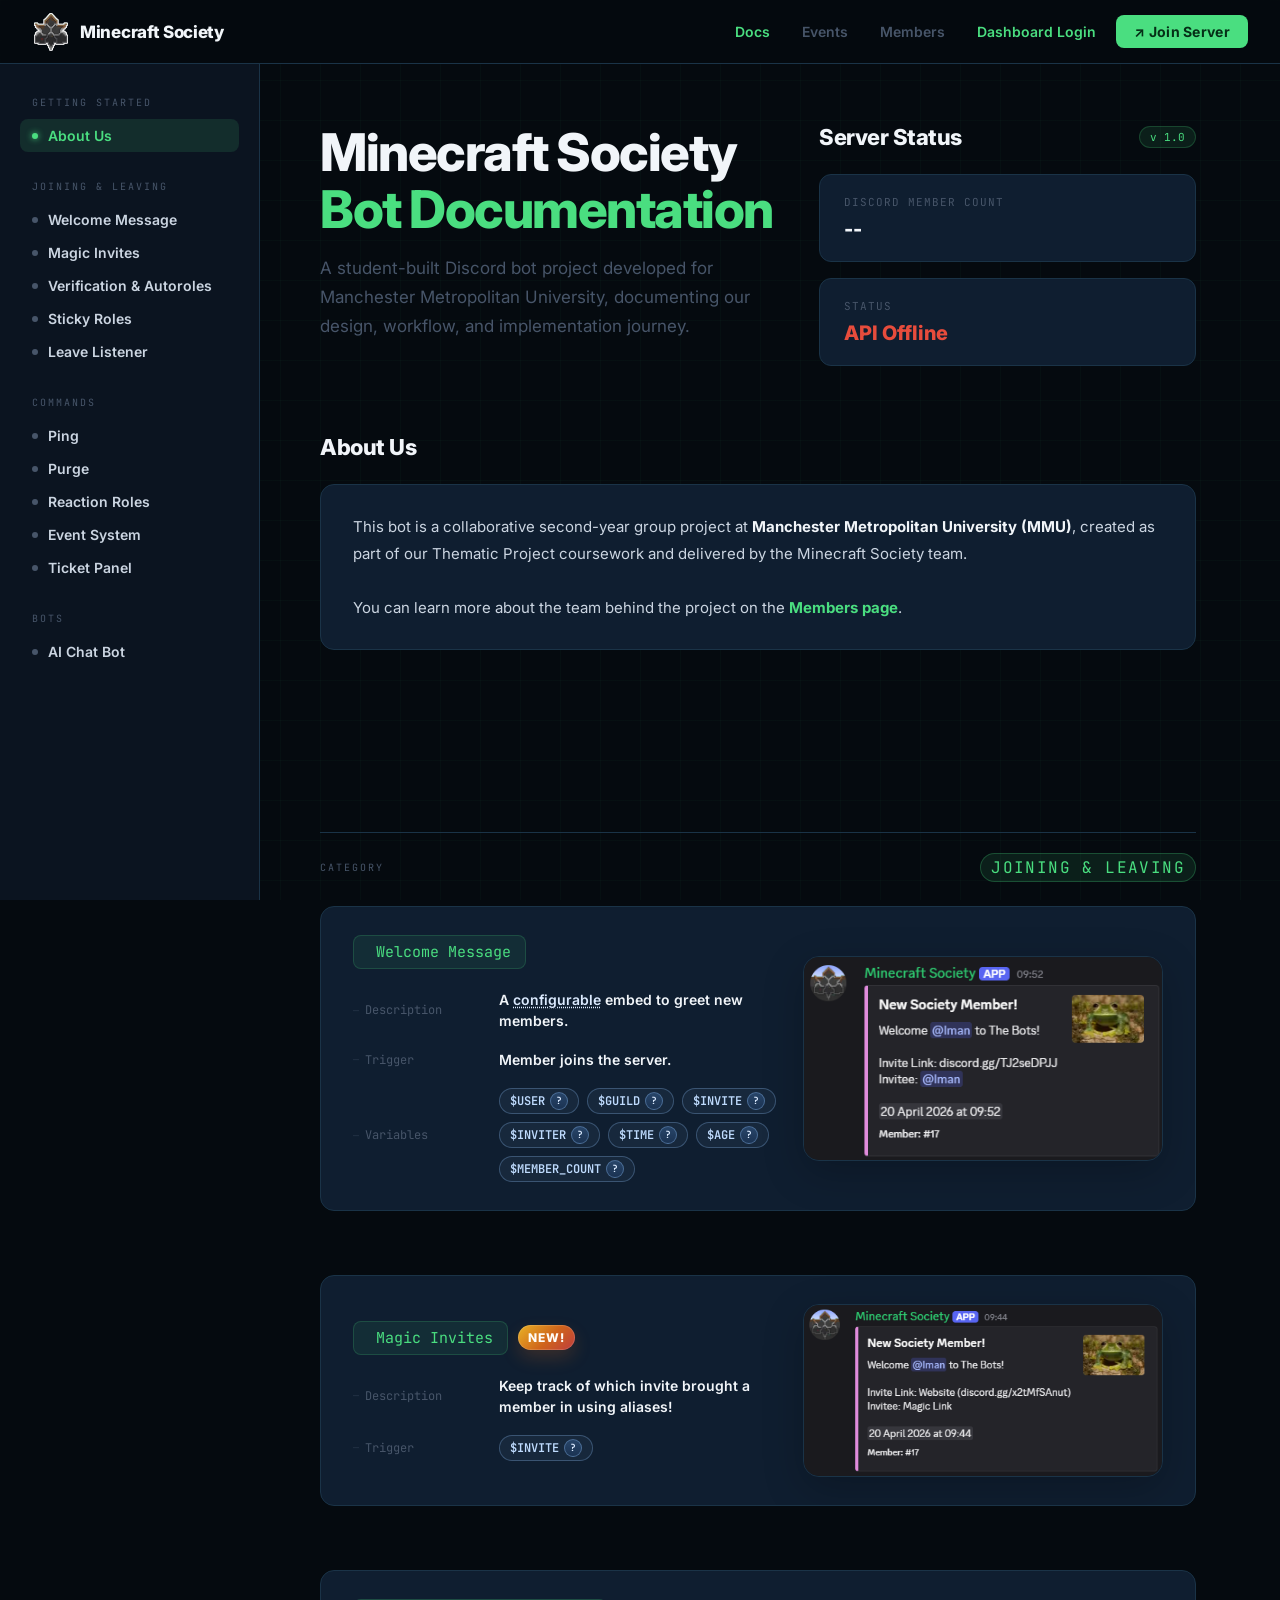
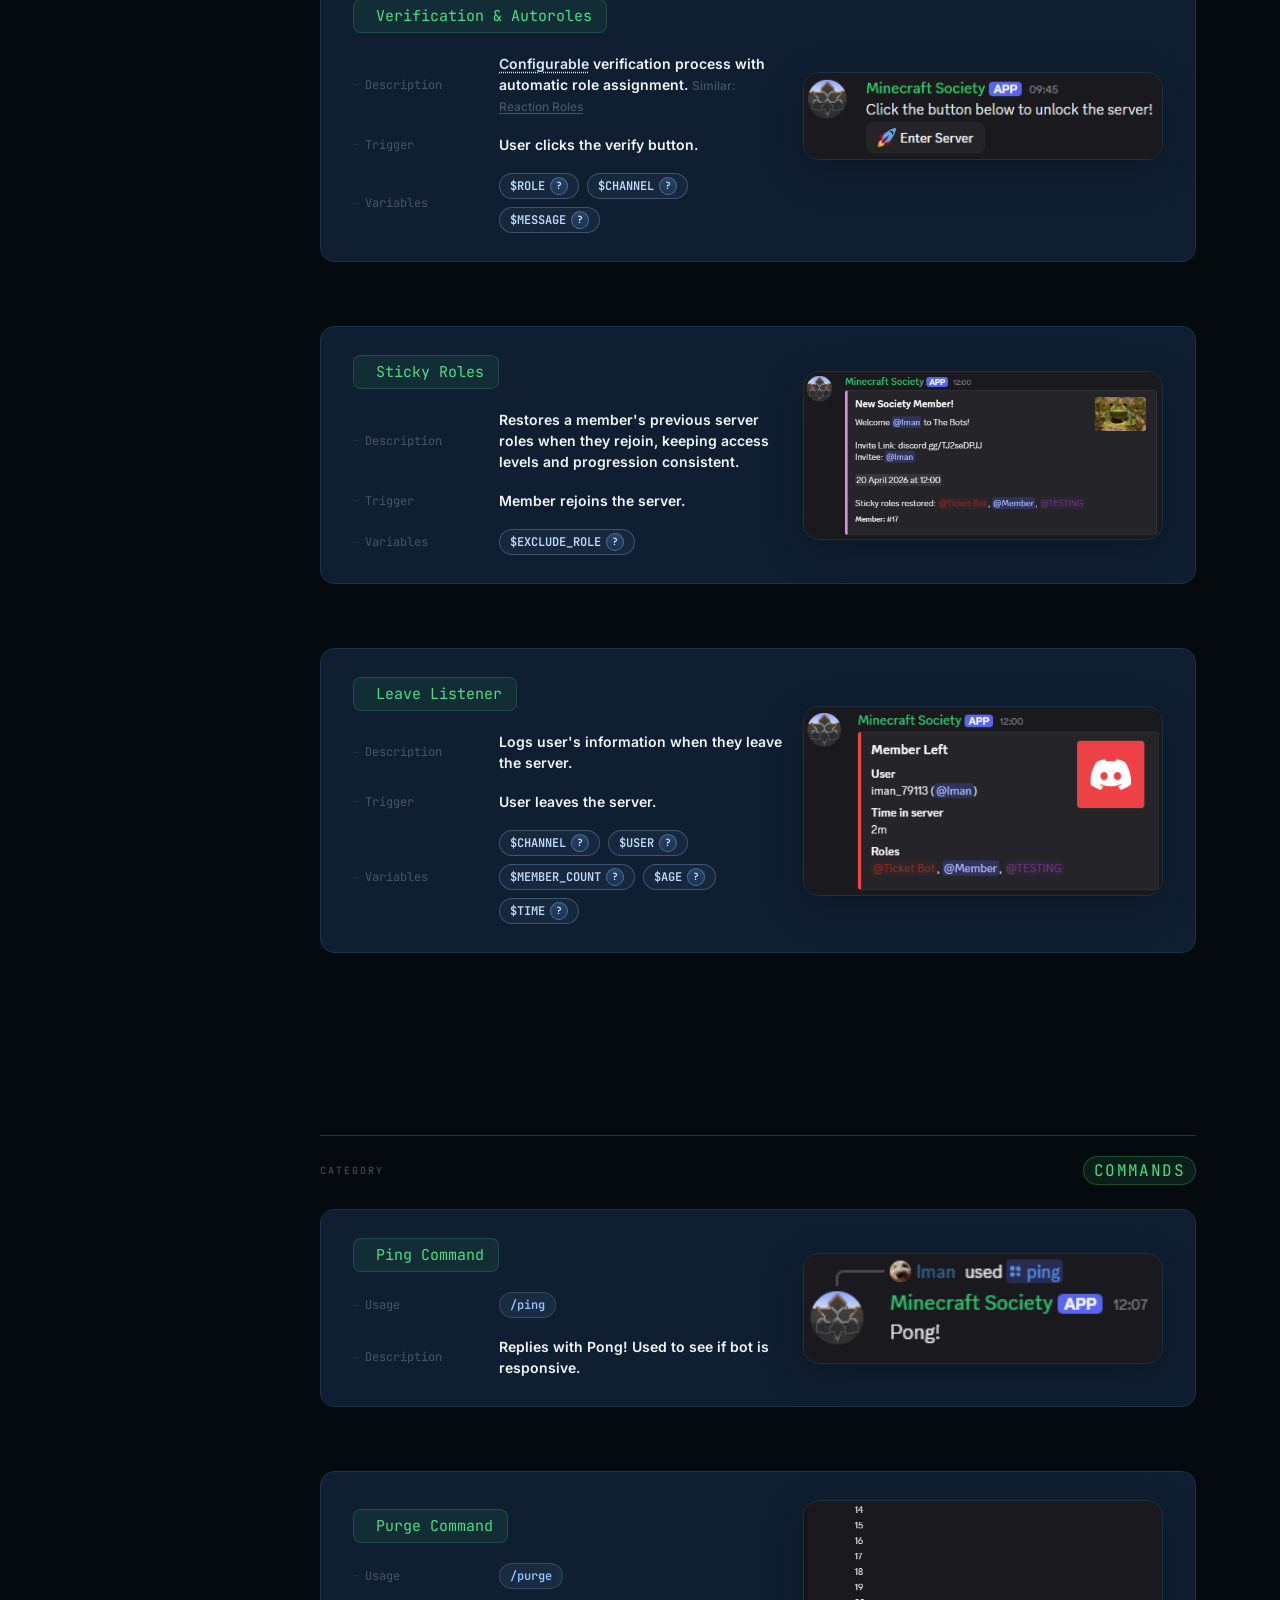
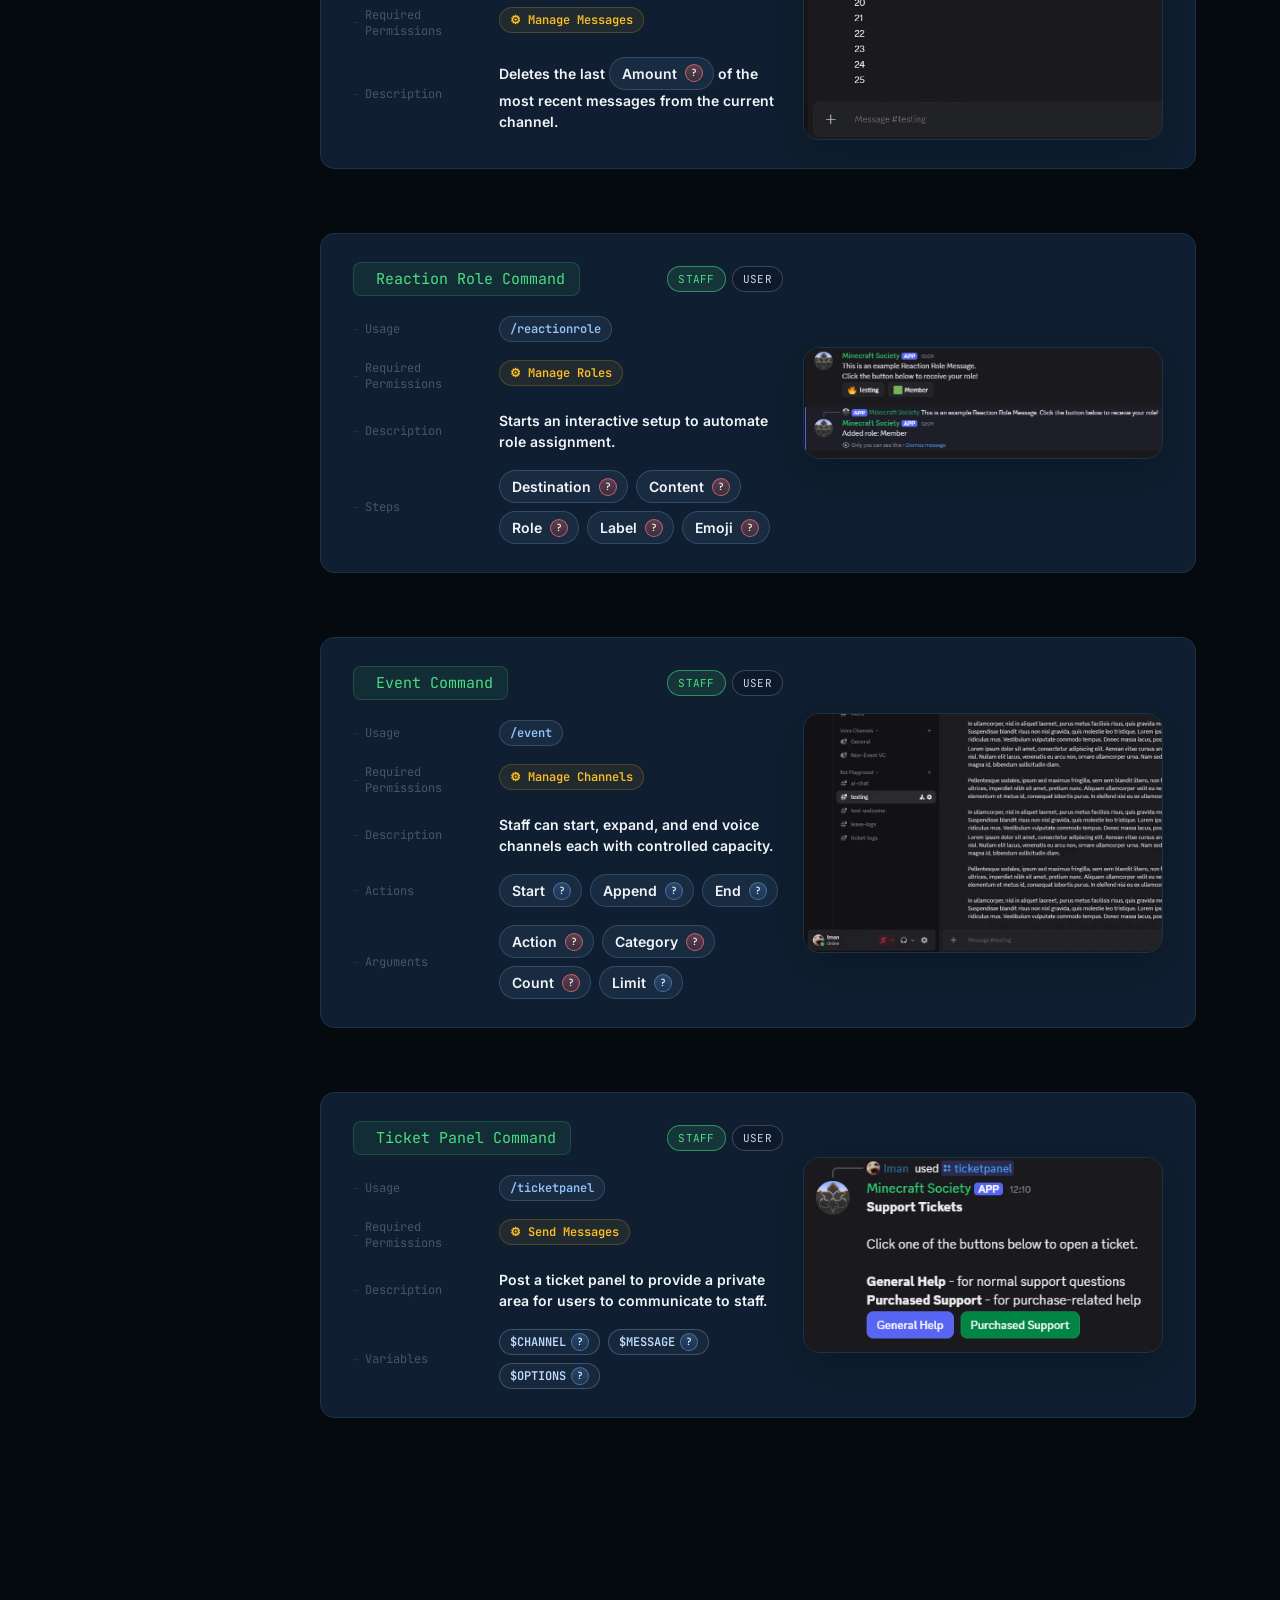
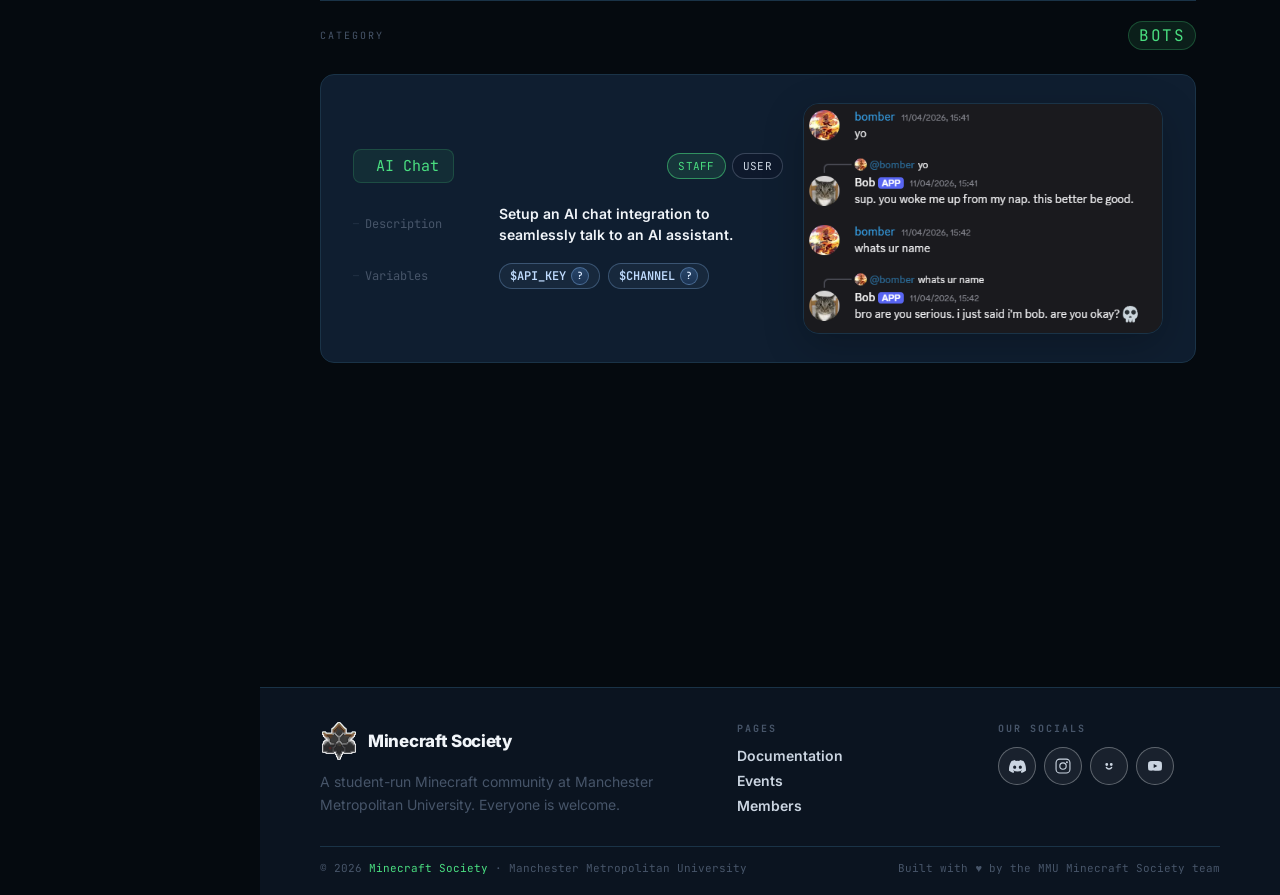
<file: index.html>
<!DOCTYPE html>
<html lang="en">
<head>
<meta charset="UTF-8">
<meta name="viewport" content="width=device-width, initial-scale=1.0">
<title>Minecraft Society Bot — Docs</title>

<!-- Open Graph (previews nicely when shared on Discord) -->
<meta property="og:title" content="Minecraft Society Bot — Docs">
<meta property="og:description" content="Advanced Discord bot for the MMU Minecraft Society — automating moderation, onboarding, and events.">
<meta property="og:type" content="website">
<meta property="og:url" content="https://mmuminecraftsociety.co.uk/">
<meta name="theme-color" content="#4ade80">

<!-- Favicon -->
<link rel="icon" href="/media/Inner.png">

<link rel="preconnect" href="https://fonts.googleapis.com">
<link rel="preconnect" href="https://fonts.gstatic.com" crossorigin>
<link href="https://fonts.googleapis.com/css2?family=Inter:wght@400;600;800&family=JetBrains+Mono:wght@400;700&display=swap" rel="stylesheet">
<link rel="stylesheet" href="styles/shared.css">

<style>
/* MAIN */
main {
  margin-left:var(--sidebar-w);
  width:calc(100vw - var(--sidebar-w) - 24px);
  padding:calc(var(--header-h) + 60px) 60px 80px;
  position:relative;
  z-index:1;
}

/* Staff-only content */
.staff-only-row.hidden {
  display:none;
}

/* User-only content */
.user-only-row.hidden {
  display:none;
}

.top-showcase {
  display:grid;
  grid-template-columns:minmax(0, 1.45fr) minmax(360px, 1.15fr);
  gap:24px;
  align-items:start;
  margin-bottom:52px;
}

@media (min-width:769px) and (max-width:1275px) {
  .top-showcase {
    grid-template-columns:1fr;
    gap:20px;
  }

  .hero h1 {
    font-size:clamp(34px, 5vw, 46px);
  }
}

/* HERO */
.hero { margin-bottom:72px; animation:fadeUp .8s ease both; }

.top-showcase .hero {
  margin-bottom:0;
}

.hero-badge {
  display:inline-flex; align-items:center; gap:7px;
  background:rgba(74,222,128,.1);
  border:1px solid rgba(74,222,128,.25);
  border-radius:999px; padding:5px 14px;
  font-family:'JetBrains Mono', monospace;
  font-size:12px; color:var(--green); margin-bottom:20px;
}
.hero-badge::before {
  content:''; width:7px; height:7px; border-radius:50%;
  background:var(--green); box-shadow:0 0 8px var(--green);
  animation:pulse 2s infinite;
}

.hero h1 {
  font-size:clamp(32px,5vw,52px); font-weight:800;
  color:var(--white); line-height:1.1;
  letter-spacing:-1.5px; margin-bottom:16px;
}
.hero h1 span { color:var(--green); }
.hero p { font-size:17px; color:var(--muted); max-width:560px; line-height:1.7; }

/* SECTIONS */
section {
  opacity:0; transform:translateY(24px);
  transition:opacity .55s ease, transform .55s ease;
  margin-bottom:64px;
  scroll-margin-top:calc(var(--header-h) + 20px);
}
section.visible { opacity:1; transform:translateY(0); }

.overview-aside {
  margin-bottom:0;
}

.overview-aside .status-card {
  grid-template-columns:1fr;
}

.overview-aside .section-title {
  justify-content:space-between;
}

.section-title { display:flex; align-items:center; gap:12px; margin-bottom:24px; }
.section-title h2 { font-size:22px; font-weight:800; color:var(--white); letter-spacing:-.5px; }
.section-title .tag {
  font-family:'JetBrains Mono', monospace; font-size:11px;
  background:rgba(74,222,128,.1); color:var(--green);
  border:1px solid rgba(74,222,128,.2); padding:3px 10px; border-radius:999px;
}
.section-title .tag-auto {
  font-family:'JetBrains Mono', monospace; font-size:11px;
  background:rgba(147,197,253,.08); color:#93c5fd;
  border:1px solid rgba(147,197,253,.2); padding:3px 10px; border-radius:999px;
}

.command-media {
  width:100%;
  display:flex;
  align-items:center;
}

.command-gif {
  display:block;
  width:100%;
  height:auto;
  border-radius:16px;
  border:1px solid var(--border);
  background:transparent;
  box-shadow:0 12px 40px rgba(0,0,0,.22);
  -webkit-user-select:none;
  user-select:none;
  -webkit-user-drag:none;
}

.usage-pills {
  display:flex;
  flex-wrap:wrap;
  align-items:center;
  gap:8px;
}

.usage-item {
  display:inline-flex;
  align-items:center;
  gap:8px;
  position:relative;
  background:rgba(147,197,253,.08);
  border:1px solid rgba(147,197,253,.2);
  border-radius:999px;
  padding:5px 10px 5px 12px;
  cursor:pointer;
  user-select:none;
  transition:transform .2s ease, border-color .2s ease, background .2s ease, box-shadow .2s ease;
}

.usage-item::after {
  content:'?';
  width:18px;
  height:18px;
  border-radius:999px;
  background:linear-gradient(180deg, rgba(96,165,250,.24), rgba(59,130,246,.12));
  border:1px solid rgba(147,197,253,.36);
  color:#dbeafe;
  display:inline-flex;
  align-items:center;
  justify-content:center;
  font-family:'JetBrains Mono', monospace;
  font-size:10px;
  line-height:1;
  flex-shrink:0;
  transition:inherit;
}

.usage-pills .pill-blue {
  border-color:rgba(147,197,253,.28);
}

.usage-item:hover,
.usage-item:focus-visible,
.usage-item:focus-within {
  transform:translateY(-1px);
  border-color:rgba(191,219,254,.72);
  background:rgba(96,165,250,.12);
  box-shadow:0 8px 18px rgba(37,99,235,.12);
}

.usage-item.is-required::after {
  background:linear-gradient(180deg, rgba(248,113,113,.3), rgba(239,68,68,.15));
  border-color:rgba(248,113,113,.72);
  color:#fee2e2;
}

.usage-item.is-required.is-open::after {
  background:linear-gradient(180deg, rgba(248,113,113,.45), rgba(239,68,68,.25));
  border-color:rgba(254,202,202,.9);
  color:#ffffff;
}

.usage-item-text {
  display:inline-flex;
  align-items:center;
  font-size:inherit;
}

.help-popover {
  display:none !important;
}

.usage-item.is-open::after {
  background:linear-gradient(180deg, rgba(96,165,250,.4), rgba(59,130,246,.2));
  border-color:rgba(191,219,254,.95);
  color:#ffffff;
}

.help-tooltip-overlay {
  position:fixed;
  inset:0;
  display:none;
  pointer-events:none;
  z-index:6000;
}

.help-tooltip-overlay.open {
  display:block;
}

.help-tooltip {
  position:fixed;
  min-width:220px;
  max-width:min(280px, 70vw);
  background:#091423;
  border:1px solid rgba(147,197,253,.22);
  border-radius:12px;
  padding:10px 12px;
  color:var(--text);
  font-size:12px;
  line-height:1.5;
  box-shadow:0 16px 40px rgba(0,0,0,.35);
  opacity:0;
  transform:translateY(8px) scale(.98);
  transition:opacity .18s ease, transform .18s ease;
  will-change:top, left, opacity, transform;
}

.help-tooltip.open {
  opacity:1;
  transform:translateY(0) scale(1);
}

.help-tooltip::before {
  content:'';
  position:absolute;
  top:-6px;
  left:18px;
  width:10px;
  height:10px;
  background:#091423;
  border-left:1px solid rgba(147,197,253,.22);
  border-top:1px solid rgba(147,197,253,.22);
  transform:rotate(45deg);
}

.dashboard-hint {
  position:relative;
  display:inline-flex;
  align-items:center;
  color:#dbeafe;
  text-decoration:underline dotted;
  text-underline-offset:2px;
}

.dashboard-hint-tooltip {
  position:absolute;
  left:0;
  bottom:calc(100% + 10px);
  width:max-content;
  max-width:min(320px, 75vw);
  padding:10px 12px;
  border-radius:12px;
  background:linear-gradient(180deg, rgba(15,23,42,.98), rgba(9,20,35,.98));
  border:1px solid rgba(147,197,253,.22);
  box-shadow:0 16px 40px rgba(0,0,0,.38);
  color:var(--text);
  font-size:12px;
  line-height:1.5;
  opacity:0;
  transform:translateY(6px) scale(.98);
  pointer-events:none;
  transition:opacity .18s ease, transform .18s ease;
  z-index:10;
}

.dashboard-hint-tooltip::after {
  content:'';
  position:absolute;
  left:18px;
  bottom:-6px;
  width:10px;
  height:10px;
  background:linear-gradient(180deg, rgba(15,23,42,.98), rgba(9,20,35,.98));
  border-right:1px solid rgba(147,197,253,.22);
  border-bottom:1px solid rgba(147,197,253,.22);
  transform:rotate(45deg);
}

.dashboard-hint:hover .dashboard-hint-tooltip,
.dashboard-hint:focus-visible .dashboard-hint-tooltip {
  opacity:1;
  transform:translateY(0) scale(1);
}

.dashboard-hint:focus-visible {
  outline:none;
}

.help-tooltip .required-text {
  color:#f87171;
  font-weight:700;
  display:block;
  margin-bottom:2px;
}

.image-overlay {
  position:fixed;
  inset:0;
  display:flex;
  align-items:center;
  justify-content:center;
  background:rgba(2,6,23,.78);
  backdrop-filter:blur(8px);
  z-index:5000;
  padding:24px;
  opacity:0;
  visibility:hidden;
  pointer-events:none;
  transition:opacity .24s ease, visibility 0s linear .24s;
}

.image-overlay.open {
  opacity:1;
  visibility:visible;
  pointer-events:auto;
  transition:opacity .24s ease;
}

.image-overlay-panel {
  position:relative;
  width:min(1100px, 100%);
  max-height:100%;
  padding:18px;
}

.image-overlay-img {
  width:100%;
  max-height:calc(100vh - 48px);
  object-fit:contain;
  border-radius:18px;
  box-shadow:0 24px 80px rgba(0,0,0,.6);
  background:#0b1420;
  border:1px solid rgba(148,163,184,.18);
  opacity:0;
  transform:translateY(12px) scale(.92);
  transition:transform .24s ease, opacity .24s ease;
  -webkit-user-select:none;
  user-select:none;
  -webkit-user-drag:none;
}

.image-overlay-img.ready {
  opacity:1;
  transform:translateY(0) scale(1);
}

.image-overlay-close {
  position:absolute;
  top:0;
  right:0;
  width:36px;
  height:36px;
  border-radius:999px;
  border:1px solid rgba(148,163,184,.25);
  background:#091423;
  color:var(--white);
  font-size:22px;
  line-height:1;
  cursor:pointer;
  box-shadow:0 12px 30px rgba(0,0,0,.45);
  z-index:2;
  transform:translate(50%, -50%);
  opacity:0;
  pointer-events:none;
  transition:opacity .16s ease;
}

.image-overlay.open .image-overlay-close {
  opacity:1;
  pointer-events:auto;
}

.image-overlay-close:hover {
  background:#0f1e30;
}

.usage-pills .pill-blue.command-root {
  background:rgba(59,130,246,.12);
  border-color:rgba(59,130,246,.28);
  color:#bfdbfe;
}

.usage-pills .pill-blue.command-note {
  background:rgba(147,197,253,.06);
  color:#bfdbfe;
}

.variable-grid {
  display:grid;
  grid-template-columns:repeat(auto-fit,minmax(180px,1fr));
  gap:16px;
}

.variable-card {
  background:var(--card);
  border:1px solid var(--border);
  border-radius:14px;
  padding:22px 24px;
}

.variable-card h3 {
  font-size:16px;
  color:var(--white);
  margin-bottom:12px;
}

.variable-card p {
  font-size:14px;
  color:var(--muted);
  line-height:1.7;
  margin-top:10px;
}

.content-category {
  margin:54px 0 24px;
  padding-top:20px;
  border-top:1px solid var(--border);
}

.content-category-spacer {
  margin-top:182px;
}

.content-category-row {
  display:flex;
  align-items:center;
  justify-content:space-between;
  gap:12px;
}

.content-category-label {
  font-family:'JetBrains Mono', monospace;
  font-size:10px;
  letter-spacing:2px;
  text-transform:uppercase;
  color:var(--muted);
}

.content-category-value {
  font-family:'JetBrains Mono', monospace;
  font-size:16px;
  letter-spacing:1.4px;
  text-transform:uppercase;
  color:var(--green);
  background:rgba(74,222,128,.1);
  border:1px solid rgba(74,222,128,.25);
  border-radius:999px;
  padding:3px 10px;
}

/* CARDS */
.command-box {
  background:var(--card); border:1px solid var(--border);
  border-radius:14px; padding:28px 32px; margin-bottom:16px;
  transition:border-color .25s, box-shadow .25s, transform .25s;
  position:relative; overflow:hidden;
}
.command-box.has-media {
  display:grid;
  grid-template-columns:minmax(0, 1fr) minmax(260px, 360px);
  gap:20px;
  align-items:center;
}
.command-box::before {
  content:''; position:absolute; top:0; left:0;
  width:3px; height:100%; background:var(--green);
  opacity:0; transition:opacity .25s;
}
.command-box:hover { border-color:rgba(74,222,128,.3); box-shadow:0 8px 40px rgba(74,222,128,.07); transform:translateY(-3px); }
.command-box:hover::before { opacity:1; }

@media (max-width:1200px) {
  .command-box.has-media { grid-template-columns:1fr; }
  .command-media { order:2; }
}

.command-header {
  display:inline-flex; align-items:center; gap:8px;
  font-family:'JetBrains Mono', monospace; font-size:15px;
  color:var(--green); background:rgba(74,222,128,.08);
  border:1px solid rgba(74,222,128,.18);
  border-radius:8px; padding:6px 14px; margin-bottom:20px;
}

.command-header-row {
  display:inline-flex;
  align-items:center;
  gap:10px;
  margin-bottom:20px;
}

.command-header-row .command-header {
  margin-bottom:0;
}

.magic-new-badge {
  display:inline-flex;
  align-items:center;
  justify-content:center;
  padding:5px 10px;
  border-radius:999px;
  background:linear-gradient(135deg, rgba(251,191,36,.92), rgba(249,115,22,.82) 55%, rgba(239,68,68,.78));
  color:#fffdf8;
  font-size:12px;
  font-weight:800;
  letter-spacing:1px;
  text-transform:uppercase;
  box-shadow:0 0 0 1px rgba(255,255,255,.14) inset, 0 8px 18px rgba(249,115,22,.18);
  animation:badgePulse 2s ease-in-out infinite;
}
.command-toolbar {
  display:flex;
  align-items:center;
  justify-content:space-between;
  gap:12px;
  flex-wrap:wrap;
  margin-bottom:20px;
}

.command-toolbar .command-header {
  margin-bottom:0;
}

.role-switch {
  display:inline-flex;
  align-items:center;
  gap:6px;
}

.role-btn {
  border:1px solid rgba(148,163,184,.32);
  background:rgba(15,23,42,.55);
  color:#cbd5e1;
  border-radius:999px;
  padding:5px 10px;
  font-family:'JetBrains Mono', monospace;
  font-size:11px;
  letter-spacing:.3px;
  text-transform:uppercase;
  cursor:pointer;
  transition:all .2s ease;
}

.role-btn:hover {
  border-color:rgba(96,165,250,.65);
  color:#dbeafe;
}

.role-btn.active {
  border-color:rgba(74,222,128,.55);
  background:rgba(74,222,128,.12);
  color:var(--green);
}
.command-header::before { content:''; }
.command-header.auto::before { content:'⚡'; font-style:normal; opacity:.7; font-size:13px; }

.property-grid { display:grid; grid-template-columns:130px 1fr; gap:18px 16px; }

.label {
  font-family:'JetBrains Mono', monospace; font-size:12px;
  color:var(--muted); display:flex; align-items:center; gap:6px;
}
.label::before { content:'—'; opacity:.4; font-size:10px; }
.value { font-size:14px; color:var(--white); font-weight:600; line-height:1.5; }

.command-arg-row {
  display:flex;
  align-items:center;
  justify-content:space-between;
  gap:12px;
  width:100%;
  flex-wrap:wrap;
}

.status-card { display:grid; grid-template-columns:repeat(auto-fit,minmax(180px,1fr)); gap:16px; margin-bottom:16px; }

.stat { background:var(--card); border:1px solid var(--border); border-radius:12px; padding:20px 24px; transition:border-color .25s; }
.stat:hover { border-color:rgba(74,222,128,.3); }
.stat-label { font-family:'JetBrains Mono', monospace; font-size:11px; color:var(--muted); text-transform:uppercase; letter-spacing:1px; margin-bottom:8px; }
.stat-value { font-size:20px; font-weight:800; color:var(--white); }
.stat-value.green { color:var(--green); }

.prose {
  font-size:15px; color:var(--text); line-height:1.8;
  max-width:680px; background:var(--card);
  border:1px solid var(--border); border-radius:14px; padding:28px 32px;
}
.prose strong { color:var(--white); }

.intro-prose {
  max-width:none;
  width:100%;
}

.pill {
  display:inline-flex; align-items:center; gap:5px;
  background:rgba(251,191,36,.08); border:1px solid rgba(251,191,36,.2);
  color:#fbbf24; border-radius:999px; padding:3px 10px;
  font-size:12px; font-family:'JetBrains Mono', monospace;
}

.pill-blue {
  display:inline-flex; align-items:center; gap:5px;
  background:rgba(147,197,253,.08); border:1px solid rgba(147,197,253,.2);
  color:#93c5fd; border-radius:999px; padding:3px 10px;
  font-size:12px; font-family:'JetBrains Mono', monospace;
}

.footer-scroll-buffer {
  height:clamp(120px, 20vh, 220px);
}

footer {
  margin-left: var(--sidebar-w);
}

/* ANIMATIONS */
@keyframes fadeUp { from{opacity:0;transform:translateY(30px)} to{opacity:1;transform:translateY(0)} }
@keyframes pulse { 0%,100%{opacity:1} 50%{opacity:.4} }
@keyframes badgePulse { 0%,100%{transform:translateY(0) scale(1); filter:saturate(1)} 50%{transform:translateY(-1px) scale(1.04); filter:saturate(1.2)} }

::-webkit-scrollbar { width:6px; }
::-webkit-scrollbar-track { background:var(--bg); }
::-webkit-scrollbar-thumb { background:var(--border); border-radius:99px; }
::-webkit-scrollbar-thumb:hover { background:var(--muted); }

/* MOBILE */
@media (max-width:777px) {
  .top-showcase { grid-template-columns:1fr; gap:20px; margin-bottom:32px; }
  .sidebar { transform:translateX(-100%); display:flex; flex-direction:column; }
  .sidebar.open { transform:translateX(0); box-shadow:4px 0 40px rgba(0,0,0,.5); }
  .hamburger { display:flex; }
  nav a:not(.btn-invite) { display:none; }
  nav a.btn-invite { display:none; }
  main {
    margin-left:0;
    width:100%;
    max-width:none;
    padding:calc(var(--header-h) + 40px) 24px 60px;
  }
  footer { margin-left:0; }
  .property-grid { grid-template-columns:1fr; }
}

@media (max-width:423px) {
  .logo-icon { display:none; }
  .logo { gap:0; }
}
</style>
</head>
<body data-page="docs">

<div id="site-header"></div>

<!-- Mobile sidebar overlay -->
<div class="sidebar-overlay" id="sidebarOverlay"></div>

<div class="sidebar" id="sidebar">
  <div class="sidebar-section">
    <div class="sidebar-label">Getting Started</div>
    <a href="#aboutus" class="active"><span class="sidebar-dot"></span>About Us</a>
  </div>
  <div class="sidebar-section">
    <div class="sidebar-label">Joining &amp; Leaving</div>
    <a href="#welcome"><span class="sidebar-dot"></span>Welcome Message</a>
    <a href="#magicinvites"><span class="sidebar-dot"></span>Magic Invites</a>
    <a href="#verification"><span class="sidebar-dot"></span>Verification &amp; Autoroles</a>
    <a href="#stickyroles"><span class="sidebar-dot"></span>Sticky Roles</a>
    <a href="#leave"><span class="sidebar-dot"></span>Leave Listener</a>
  </div>
  <div class="sidebar-section">
    <div class="sidebar-label">Commands</div>
    <a href="#ping"><span class="sidebar-dot"></span>Ping</a>
    <a href="#purge"><span class="sidebar-dot"></span>Purge</a>
    <a href="#reactionrole"><span class="sidebar-dot"></span>Reaction Roles</a>
    <a href="#event"><span class="sidebar-dot"></span>Event System</a>
    <a href="#ticketpanel"><span class="sidebar-dot"></span>Ticket Panel</a>
  </div>
  <div class="sidebar-section">
    <div class="sidebar-label">Bots</div>
    <a href="#aichat"><span class="sidebar-dot"></span>AI Chat Bot</a>
  </div>
</div>

<main>
  <section id="aboutus">
    <div class="top-showcase">
      <div class="hero">
        <h1>Minecraft Society<br><span>Bot Documentation</span></h1>
        <p>A student-built Discord bot project developed for Manchester Metropolitan University, documenting our design, workflow, and implementation journey.</p>
      </div>

      <div class="overview-aside">
        <div class="section-title"><h2>Server Status</h2><span class="tag">v 1.0</span></div>
        <div class="status-card">
          <div class="stat">
            <div class="stat-label">Discord Member Count</div>
            <div class="stat-value" id="index-discord-members">--</div>
          </div>
          <div class="stat">
            <div class="stat-label">Status</div>
            <div class="stat-value" id="index-bot-status">--</div>
          </div>
        </div>
      </div>
    </div>
    <div class="section-title"><h2>About Us</h2></div>
    <div class="prose intro-prose">
      This bot is a collaborative second-year group project at <strong>Manchester Metropolitan University (MMU)</strong>, created as part of our Thematic Project coursework and delivered by the Minecraft Society team.
      <br><br>
      You can learn more about the team behind the project on the <a href="/members" style="color: var(--green); text-decoration: none; font-weight: 700;">Members page</a>.
    </div>
  </section>

  <div class="content-category content-category-spacer">
    <div class="content-category-row">
      <div class="content-category-label">Category</div>
      <div class="content-category-value">Joining &amp; Leaving</div>
    </div>
  </div>

  <section id="welcome">
    <div class="command-box has-media no-role-switch" data-role-key="welcomeMessage">
      <div class="command-box-body">
        <div class="command-header">Welcome Message</div>
        <div class="property-grid">
          <div class="label">Description</div><div class="value">A <span class="dashboard-hint" tabindex="0" aria-describedby="welcome-dashboard-hint">configurable<span class="dashboard-hint-tooltip" id="welcome-dashboard-hint">You need to be an administrator to configure the dashboard.</span></span> embed to greet new members.</div>
          <div class="label">Trigger</div><div class="value">Member joins the server.</div>
          <div class="label">Variables</div>
          <div class="value">
            <div class="usage-pills">
              <span class="usage-item pill-blue command-note" role="button" tabindex="0" onclick="toggleHelpHint(this)" onkeydown="if(event.key==='Enter'||event.key===' '){event.preventDefault();toggleHelpHint(this);}">$USER<span class="help-popover" role="tooltip">The joining member's Discord mention and display name.</span></span>
              <span class="usage-item pill-blue command-note" role="button" tabindex="0" onclick="toggleHelpHint(this)" onkeydown="if(event.key==='Enter'||event.key===' '){event.preventDefault();toggleHelpHint(this);}">$GUILD<span class="help-popover" role="tooltip">The server name and server context.</span></span>
              <span class="usage-item pill-blue command-note" role="button" tabindex="0" onclick="toggleHelpHint(this)" onkeydown="if(event.key==='Enter'||event.key===' '){event.preventDefault();toggleHelpHint(this);}">$INVITE<span class="help-popover" role="tooltip">The invite code used when the member joined.</span></span>
              <span class="usage-item pill-blue command-note" role="button" tabindex="0" onclick="toggleHelpHint(this)" onkeydown="if(event.key==='Enter'||event.key===' '){event.preventDefault();toggleHelpHint(this);}">$INVITER<span class="help-popover" role="tooltip">The member who invited the new user.</span></span>
              <span class="usage-item pill-blue command-note" role="button" tabindex="0" onclick="toggleHelpHint(this)" onkeydown="if(event.key==='Enter'||event.key===' '){event.preventDefault();toggleHelpHint(this);}">$TIME<span class="help-popover" role="tooltip">The time the member joined the server.</span></span>
              <span class="usage-item pill-blue command-note" role="button" tabindex="0" onclick="toggleHelpHint(this)" onkeydown="if(event.key==='Enter'||event.key===' '){event.preventDefault();toggleHelpHint(this);}">$AGE<span class="help-popover" role="tooltip">The age of the user's Discord account.</span></span>
              <span class="usage-item pill-blue command-note" role="button" tabindex="0" onclick="toggleHelpHint(this)" onkeydown="if(event.key==='Enter'||event.key===' '){event.preventDefault();toggleHelpHint(this);}">$MEMBER_COUNT<span class="help-popover" role="tooltip">The current member count for the server.</span></span>
            </div>
          </div>
        </div>
      </div>
      <div class="command-media">
        <img class="command-gif" src="/media/Welcome Message.png" alt="Welcome system preview">
      </div>
    </div>
  </section>

  <section id="magicinvites">
    <div class="command-box has-media no-role-switch" data-role-key="magicInvites">
      <div class="command-box-body">
        <div class="command-header-row">
          <div class="command-header">Magic Invites</div>
          <span class="magic-new-badge">new!</span>
        </div>
        <div class="property-grid">
          <div class="label">Description</div><div class="value">Keep track of which invite brought a member in using aliases!</div>
          <div class="label">Trigger</div>
          <div class="value">
            <div class="usage-pills">
              <span class="usage-item pill-blue command-note" role="button" tabindex="0" onclick="toggleHelpHint(this)" onkeydown="if(event.key==='Enter'||event.key===' '){event.preventDefault();toggleHelpHint(this);}">$INVITE<span class="help-popover" role="tooltip">When using an alias, it will replace the invite code with the name you gave it.</span></span>
            </div>
          </div>
        </div>
      </div>
      <div class="command-media">
        <img class="command-gif" src="/media/Magic Invites.png" alt="Magic invites preview">
      </div>
    </div>
  </section>

  <section id="verification">
    <div class="command-box has-media no-role-switch">
      <div class="command-box-body">
        <div class="command-header">Verification &amp; Autoroles</div>
        <div class="property-grid">
          <div class="label">Description</div><div class="value"><span class="dashboard-hint" tabindex="0" aria-describedby="verification-dashboard-hint">Configurable<span class="dashboard-hint-tooltip" id="verification-dashboard-hint">You need to be an administrator to configure the dashboard.</span></span> verification process with automatic role assignment. <span style="font-size:12px; color:var(--muted); font-weight:500;">Similar: <a href="#reactionrole" style="color:inherit; text-decoration:underline; text-underline-offset:2px;">Reaction Roles</a></span></div>
          <div class="label">Trigger</div><div class="value">User clicks the verify button.</div>
          <div class="label">Variables</div>
          <div class="value">
            <div class="usage-pills">
              <span class="usage-item pill-blue command-note" role="button" tabindex="0" onclick="toggleHelpHint(this)" onkeydown="if(event.key==='Enter'||event.key===' '){event.preventDefault();toggleHelpHint(this);}">$ROLE<span class="help-popover" role="tooltip">The role granted when the button is clicked.</span></span>
              <span class="usage-item pill-blue command-note" role="button" tabindex="0" onclick="toggleHelpHint(this)" onkeydown="if(event.key==='Enter'||event.key===' '){event.preventDefault();toggleHelpHint(this);}">$CHANNEL<span class="help-popover" role="tooltip">The channel where the verification panel is posted.</span></span>
              <span class="usage-item pill-blue command-note" role="button" tabindex="0" onclick="toggleHelpHint(this)" onkeydown="if(event.key==='Enter'||event.key===' '){event.preventDefault();toggleHelpHint(this);}">$MESSAGE<span class="help-popover" role="tooltip">The verification message content shown to users.</span></span>
            </div>
          </div>
        </div>
      </div>
      <div class="command-media">
        <img class="command-gif" src="/media/Verification.png" alt="Verification system preview">
      </div>
    </div>
  </section>

  <section id="stickyroles">
    <div class="command-box has-media no-role-switch" data-role-key="stickyRoles">
      <div class="command-box-body">
        <div class="command-header">Sticky Roles</div>
        <div class="property-grid">
          <div class="label">Description</div><div class="value">Restores a member&apos;s previous server roles when they rejoin, keeping access levels and progression consistent.</div>
          <div class="label">Trigger</div><div class="value">Member rejoins the server.</div>
          <div class="label">Variables</div>
          <div class="value">
            <div class="usage-pills">
              <span class="usage-item pill-blue command-note" role="button" tabindex="0" onclick="toggleHelpHint(this)" onkeydown="if(event.key==='Enter'||event.key===' '){event.preventDefault();toggleHelpHint(this);}">$EXCLUDE_ROLE<span class="help-popover" role="tooltip">Select roles to avoid being reapplied.</span></span>
            </div>
          </div>
        </div>
      </div>
      <div class="command-media">
        <img class="command-gif" src="/media/Sticky Roles.png" alt="Sticky roles preview">
      </div>
    </div>
  </section>

  <section id="leave">
    <div class="command-box has-media no-role-switch" data-role-key="leaveListener">
      <div class="command-box-body">
        <div class="command-header">Leave Listener</div>
        <div class="property-grid">
          <div class="label">Description</div><div class="value">Logs user's information when they leave the server.</div>
          <div class="label">Trigger</div><div class="value">User leaves the server.</div>
          <div class="label">Variables</div>
          <div class="value">
            <div class="usage-pills">
              <span class="usage-item pill-blue command-note" role="button" tabindex="0" onclick="toggleHelpHint(this)" onkeydown="if(event.key==='Enter'||event.key===' '){event.preventDefault();toggleHelpHint(this);}">$CHANNEL<span class="help-popover" role="tooltip">The channel where the leave log is posted.</span></span>
              <span class="usage-item pill-blue command-note" role="button" tabindex="0" onclick="toggleHelpHint(this)" onkeydown="if(event.key==='Enter'||event.key===' '){event.preventDefault();toggleHelpHint(this);}">$USER<span class="help-popover" role="tooltip">The member who left the server.</span></span>
              <span class="usage-item pill-blue command-note" role="button" tabindex="0" onclick="toggleHelpHint(this)" onkeydown="if(event.key==='Enter'||event.key===' '){event.preventDefault();toggleHelpHint(this);}">$MEMBER_COUNT<span class="help-popover" role="tooltip">The current member count after they leave.</span></span>
              <span class="usage-item pill-blue command-note" role="button" tabindex="0" onclick="toggleHelpHint(this)" onkeydown="if(event.key==='Enter'||event.key===' '){event.preventDefault();toggleHelpHint(this);}">$AGE<span class="help-popover" role="tooltip">The age of the member's Discord account.</span></span>
              <span class="usage-item pill-blue command-note" role="button" tabindex="0" onclick="toggleHelpHint(this)" onkeydown="if(event.key==='Enter'||event.key===' '){event.preventDefault();toggleHelpHint(this);}">$TIME<span class="help-popover" role="tooltip">The time the member left the server.</span></span>
            </div>
          </div>
        </div>
      </div>
      <div class="command-media">
        <img class="command-gif" src="/media/LeaveListener.png" alt="Leave listener preview">
      </div>
    </div>
  </section>

  <div class="content-category content-category-spacer">
    <div class="content-category-row">
      <div class="content-category-label">Category</div>
      <div class="content-category-value">Commands</div>
    </div>
  </div>

  <section id="ping">
    <div class="command-box has-media no-role-switch">
      <div class="command-box-body">
        <div class="command-header">Ping Command</div>
        <div class="property-grid">
          <div class="label">Usage</div><div class="value"><span class="pill-blue">/ping</span></div>
          <div class="label">Description</div><div class="value">Replies with Pong! Used to see if bot is responsive.</div>
        </div>
      </div>
      <div class="command-media">
        <img class="command-gif" src="/media/Ping.png" alt="Ping command preview">
      </div>
    </div>
  </section>

  <section id="purge">
    <div class="command-box has-media no-role-switch">
      <div class="command-box-body">
        <div class="command-header">Purge Command</div>
        <div class="property-grid">
          <div class="label">Usage</div><div class="value"><span class="pill-blue">/purge</span></div>
          <div class="label">Required Permissions</div><div class="value"><span class="pill">⚙ Manage Messages</span></div>
          <div class="label">Description</div><div class="value">Deletes the last <span class="usage-item command-note is-required" role="button" tabindex="0" onclick="toggleHelpHint(this)" onkeydown="if(event.key==='Enter'||event.key===' '){event.preventDefault();toggleHelpHint(this);}">Amount<span class="help-popover" role="tooltip">Amount must be between 1-100</span></span> of the most recent messages from the current channel.</div>
        </div>
      </div>
      <div class="command-media">
        <img class="command-gif" src="/media/PurgeGif.gif" alt="Purge command preview">
      </div>
    </div>
  </section>

  <section id="reactionrole">
    <div class="command-box has-media">
      <div class="command-box-body">
        <div class="command-header">Reaction Role Command</div>
        <div class="property-grid">
          <div class="label">Usage</div><div class="value"><span class="pill-blue">/reactionrole</span></div>
          <div class="label staff-only-row">Required Permissions</div><div class="value staff-only-row"><span class="pill">⚙ Manage Roles</span></div>
          <div class="label">Description</div><div class="value"></div>
          <div class="label staff-only-row">Steps</div>
          <div class="value staff-only-row">
            <div class="command-arg-row">
              <div class="usage-pills">
                <span class="usage-item is-required" role="button" tabindex="0" onclick="toggleHelpHint(this)" onkeydown="if(event.key==='Enter'||event.key===' '){event.preventDefault();toggleHelpHint(this);}">Destination<span class="help-popover" role="tooltip"><span class="required-text">Required</span>Which channel do you want to send the button panel to?</span></span>
                <span class="usage-item is-required" role="button" tabindex="0" onclick="toggleHelpHint(this)" onkeydown="if(event.key==='Enter'||event.key===' '){event.preventDefault();toggleHelpHint(this);}">Content<span class="help-popover" role="tooltip"><span class="required-text">Required</span>What will appear above the button?</span></span>
                <span class="usage-item is-required" role="button" tabindex="0" onclick="toggleHelpHint(this)" onkeydown="if(event.key==='Enter'||event.key===' '){event.preventDefault();toggleHelpHint(this);}">Role<span class="help-popover" role="tooltip"><span class="required-text">Required</span>Which role should be assigned?</span></span>
                <span class="usage-item is-required" role="button" tabindex="0" onclick="toggleHelpHint(this)" onkeydown="if(event.key==='Enter'||event.key===' '){event.preventDefault();toggleHelpHint(this);}">Label<span class="help-popover" role="tooltip"><span class="required-text">Required</span>What will the button say?</span></span>
                <span class="usage-item is-required" role="button" tabindex="0" onclick="toggleHelpHint(this)" onkeydown="if(event.key==='Enter'||event.key===' '){event.preventDefault();toggleHelpHint(this);}">Emoji<span class="help-popover" role="tooltip"><span class="required-text">Required</span>What emoji should be displayed on the button?</span></span>
              </div>
            </div>
          </div>
        </div>
      </div>
      <div class="command-media">
        <img class="command-gif" src="/media/ReactionRole.png" alt="Reaction role preview">
      </div>
    </div>
  </section>

  <section id="event">
    <div class="command-box has-media">
      <div class="command-box-body">
        <div class="command-header">Event Command</div>
        <div class="property-grid">
          <div class="label">Usage</div><div class="value"><span class="pill-blue">/event</span></div>
          <div class="label staff-only-row">Required Permissions</div><div class="value staff-only-row"><span class="pill">⚙ Manage Channels</span></div>
          <div class="label">Description</div><div class="value"></div>
          <div class="label staff-only-row">Actions</div>
          <div class="value staff-only-row">
            <div class="usage-pills">
              <span class="usage-item command-note" role="button" tabindex="0" onclick="toggleHelpHint(this)" onkeydown="if(event.key==='Enter'||event.key===' '){event.preventDefault();toggleHelpHint(this);}">Start<span class="help-popover" role="tooltip">Start a collection of voice channels.</span></span>
              <span class="usage-item command-note" role="button" tabindex="0" onclick="toggleHelpHint(this)" onkeydown="if(event.key==='Enter'||event.key===' '){event.preventDefault();toggleHelpHint(this);}">Append<span class="help-popover" role="tooltip">Add more voice channels to the current collection.</span></span>
              <span class="usage-item command-note" role="button" tabindex="0" onclick="toggleHelpHint(this)" onkeydown="if(event.key==='Enter'||event.key===' '){event.preventDefault();toggleHelpHint(this);}">End<span class="help-popover" role="tooltip">Stop the event and delete the collection of voice channels.</span></span>
            </div>
          </div>
          <div class="label staff-only-row">Arguments</div>
          <div class="value staff-only-row">
            <div class="command-arg-row">
              <div class="usage-pills">
                <span class="usage-item is-required" role="button" tabindex="0" onclick="toggleHelpHint(this)" onkeydown="if(event.key==='Enter'||event.key===' '){event.preventDefault();toggleHelpHint(this);}">Action<span class="help-popover" role="tooltip"><span class="required-text">Required</span>Choose: Start | Append | End.</span></span>
                <span class="usage-item is-required" role="button" tabindex="0" onclick="toggleHelpHint(this)" onkeydown="if(event.key==='Enter'||event.key===' '){event.preventDefault();toggleHelpHint(this);}">Category<span class="help-popover" role="tooltip"><span class="required-text">Required</span>Select the channel category to host the event.</span></span>
                <span class="usage-item is-required" role="button" tabindex="0" onclick="toggleHelpHint(this)" onkeydown="if(event.key==='Enter'||event.key===' '){event.preventDefault();toggleHelpHint(this);}">Count<span class="help-popover" role="tooltip"><span class="required-text">Required</span>Set how many voice channels to create.<br>Range: 1 - 10</span></span>
                <span class="usage-item" role="button" tabindex="0" onclick="toggleHelpHint(this)" onkeydown="if(event.key==='Enter'||event.key===' '){event.preventDefault();toggleHelpHint(this);}">Limit<span class="help-popover" role="tooltip">User limit for channels.</span></span>
              </div>
            </div>
          </div>
        </div>
      </div>
      <div class="command-media">
        <img class="command-gif" src="/media/EventGif.gif" alt="Event command preview">
      </div>
    </div>
  </section>

  <section id="ticketpanel">
    <div class="command-box has-media">
      <div class="command-box-body">
        <div class="command-header">Ticket Panel Command</div>
        <div class="property-grid">
          <div class="label">Usage</div><div class="value"><span class="pill-blue">/ticketpanel</span></div>
          <div class="label staff-only-row">Required Permissions</div><div class="value staff-only-row"><span class="pill">⚙ Send Messages</span></div>
          <div class="label">Description</div><div class="value"></div>
          <div class="label staff-only-row">Variables</div>
          <div class="value staff-only-row">
            <div class="usage-pills">
              <span class="usage-item pill-blue command-note" role="button" tabindex="0" onclick="toggleHelpHint(this)" onkeydown="if(event.key==='Enter'||event.key===' '){event.preventDefault();toggleHelpHint(this);}">$CHANNEL<span class="help-popover" role="tooltip">Destination channel where the ticket panel is posted.</span></span>
              <span class="usage-item pill-blue command-note" role="button" tabindex="0" onclick="toggleHelpHint(this)" onkeydown="if(event.key==='Enter'||event.key===' '){event.preventDefault();toggleHelpHint(this);}">$MESSAGE<span class="help-popover" role="tooltip">Panel message shown above the ticket buttons.</span></span>
              <span class="usage-item pill-blue command-note" role="button" tabindex="0" onclick="toggleHelpHint(this)" onkeydown="if(event.key==='Enter'||event.key===' '){event.preventDefault();toggleHelpHint(this);}">$OPTIONS<span class="help-popover" role="tooltip">Buttons or options included in the ticket panel.</span></span>
            </div>
          </div>
        </div>
      </div>
      <div class="command-media">
        <img class="command-gif" src="/media/TicketPanel.png" alt="Ticket panel preview">
      </div>
    </div>
  </section>

  <div class="content-category content-category-spacer">
    <div class="content-category-row">
      <div class="content-category-label">Category</div>
      <div class="content-category-value">Bots</div>
    </div>
  </div>

  <section id="aichat">
    <div class="command-box has-media">
      <div class="command-box-body">
        <div class="command-header">AI Chat</div>
        <div class="property-grid">
          <div class="label">Description</div><div class="value">An AI bot that listens in designated channels and replies to messages automatically. No command needed — just type and it will respond.</div>
          <div class="label user-only-row">Trigger</div><div class="value user-only-row">Any message in the designated channel</div>
          <div class="label staff-only-row">Variables</div>
          <div class="value staff-only-row">
            <div class="usage-pills">
              <span class="usage-item pill-blue command-note" role="button" tabindex="0" onclick="toggleHelpHint(this)" onkeydown="if(event.key==='Enter'||event.key===' '){event.preventDefault();toggleHelpHint(this);}">$API_KEY<span class="help-popover" role="tooltip">API key used to connect the AI chat service.</span></span>
              <span class="usage-item pill-blue command-note" role="button" tabindex="0" onclick="toggleHelpHint(this)" onkeydown="if(event.key==='Enter'||event.key===' '){event.preventDefault();toggleHelpHint(this);}">$CHANNEL<span class="help-popover" role="tooltip">Channel where the AI bot listens and replies.</span></span>
            </div>
          </div>
        </div>
      </div>
      <div class="command-media">
        <img class="command-gif" src="/media/AI.png" alt="AI chat preview">
      </div>
    </div>
  </section>

  <div class="footer-scroll-buffer" aria-hidden="true"></div>

</main>

<div class="image-overlay" id="imageOverlay" aria-hidden="true">
  <div class="image-overlay-panel" role="dialog" aria-modal="true" aria-label="Image preview">
    <button type="button" class="image-overlay-close" id="imageOverlayClose" aria-label="Close image preview">&times;</button>
    <img class="image-overlay-img" id="imageOverlayImg" alt="Expanded preview">
  </div>
</div>

<div class="help-tooltip-overlay" id="helpTooltipOverlay" aria-hidden="true">
  <div class="help-tooltip" id="helpTooltip" role="tooltip"></div>
</div>

<div id="site-footer"></div>

<script src="scripts/header-loader.js"></script>
<script src="scripts/footer-loader.js"></script>

<script>
// --- LIVE DISCORD STATS API ---
  const API_BASE = "https://api.mmuminecraftsociety.co.uk";

  async function fetchDiscordStats() {
    try {
        const res = await fetch(`${API_BASE}/discord-stats`);
        if (res.ok) {
            const data = await res.json();
            
            // Update Member Count
            const membersEl = document.getElementById('index-discord-members');
            if (membersEl) membersEl.innerText = data.memberCount;
            
            // Update Bot Status Text & Color
            const statusEl = document.getElementById('index-bot-status');
            if (statusEl) {
                if (data.botStatus === "online") {
                    statusEl.innerText = "● Online";
                    statusEl.style.color = "var(--green)";
                } else {
                    statusEl.innerText = "○ Offline";
                    statusEl.style.color = "#e74c3c"; // Red
                }
            }
        }
    } catch (e) {
        console.error("Failed to fetch Discord stats");
        const statusEl = document.getElementById('index-bot-status');
        if (statusEl) {
            statusEl.innerText = "API Offline";
            statusEl.style.color = "#e74c3c";
        }
    }
  }

  // Fetch instantly on page load
  document.addEventListener("DOMContentLoaded", fetchDiscordStats);
  
  // Fetch instantly when the user clicks back onto the tab
  window.addEventListener('focus', fetchDiscordStats);
</script>

<script>
  // Sidebar scroll highlight
  const sections = document.querySelectorAll('section');
  const observer = new IntersectionObserver(entries => {
    entries.forEach(e => { if (e.isIntersecting) e.target.classList.add('visible'); });
  }, { threshold: 0.1 });
  sections.forEach(s => observer.observe(s));

  const links = document.querySelectorAll('.sidebar a');
  const secObs = new IntersectionObserver(entries => {
    entries.forEach(e => {
      if (e.isIntersecting) {
        links.forEach(l => l.classList.remove('active'));
        const a = document.querySelector(`.sidebar a[href="#${e.target.id}"]`);
        if (a) a.classList.add('active');
      }
    });
  }, { rootMargin: '-20% 0px -60% 0px' });
  sections.forEach(s => { if (s.id) secObs.observe(s); });

  const helpTooltipOverlay = document.getElementById('helpTooltipOverlay');
  const helpTooltip = document.getElementById('helpTooltip');

  function closeHelpTooltip() {
    document.querySelectorAll('.usage-item.is-open').forEach(item => {
      item.classList.remove('is-open');
      item.setAttribute('aria-expanded', 'false');
    });
    if (helpTooltipOverlay) helpTooltipOverlay.classList.remove('open');
    if (helpTooltip) helpTooltip.classList.remove('open');
    if (helpTooltipOverlay) helpTooltipOverlay.setAttribute('aria-hidden', 'true');
  }

  function positionHelpTooltip(item) {
    if (!helpTooltip) return;
    const itemRect = item.getBoundingClientRect();
    const tooltipRect = helpTooltip.getBoundingClientRect();
    const gap = 12;
    let top = itemRect.bottom + gap;
    let left = itemRect.left;

    if (left + tooltipRect.width > window.innerWidth - 16) {
      left = Math.max(16, window.innerWidth - tooltipRect.width - 16);
    }

    if (top + tooltipRect.height > window.innerHeight - 16) {
      top = Math.max(16, itemRect.top - tooltipRect.height - gap);
    }

    helpTooltip.style.top = `${top}px`;
    helpTooltip.style.left = `${left}px`;
  }

  function toggleHelpHint(button) {
    const item = button.classList && button.classList.contains('usage-item') ? button : button.closest('.usage-item');
    if (!item) return;

    const isOpen = item.classList.contains('is-open');
    closeHelpTooltip();

    if (isOpen) {
      return;
    }

    item.classList.add('is-open');
    item.setAttribute('aria-expanded', 'true');

    const source = item.querySelector('.help-popover');
    if (!helpTooltip || !helpTooltipOverlay || !source) return;

    helpTooltip.innerHTML = source.innerHTML.trim();
    helpTooltipOverlay.classList.add('open');
    helpTooltipOverlay.setAttribute('aria-hidden', 'false');
    requestAnimationFrame(() => {
      helpTooltip.classList.add('open');
      positionHelpTooltip(item);
    });
  }

  document.addEventListener('click', event => {
    if (event.target.closest('.usage-item')) return;
    closeHelpTooltip();
  });

  window.addEventListener('resize', closeHelpTooltip);
  window.addEventListener('scroll', closeHelpTooltip, true);

  const imageOverlay = document.getElementById('imageOverlay');
  const imageOverlayImg = document.getElementById('imageOverlayImg');
  const imageOverlayClose = document.getElementById('imageOverlayClose');

  function openImageOverlay(src, alt) {
    if (!imageOverlay || !imageOverlayImg) return;
    imageOverlayImg.classList.remove('ready');
    imageOverlayImg.src = src;
    imageOverlayImg.alt = alt || 'Expanded preview';
    imageOverlayImg.setAttribute('draggable', 'false');
    imageOverlay.classList.add('open');
    imageOverlay.setAttribute('aria-hidden', 'false');
    document.body.style.overflow = 'hidden';
    requestAnimationFrame(() => {
      imageOverlayImg.classList.add('ready');
    });
  }

  function closeImageOverlay() {
    if (!imageOverlay || !imageOverlayImg) return;

    if (!imageOverlay.classList.contains('open')) {
      return;
    }

    imageOverlay.classList.remove('open');
    imageOverlay.setAttribute('aria-hidden', 'true');
    document.body.style.overflow = '';

    const clearOverlayImage = () => {
      if (!imageOverlay.classList.contains('open')) {
        imageOverlayImg.src = '';
        imageOverlayImg.classList.remove('ready');
      }
    };

    imageOverlay.addEventListener('transitionend', clearOverlayImage, { once: true });
    window.setTimeout(clearOverlayImage, 300);
  }

  document.querySelectorAll('.command-gif').forEach(img => {
    img.style.cursor = 'zoom-in';
    img.setAttribute('draggable', 'false');
    img.addEventListener('dragstart', event => event.preventDefault());
    img.addEventListener('click', () => openImageOverlay(img.src, img.alt));
  });

  if (imageOverlayImg) {
    imageOverlayImg.addEventListener('dragstart', event => event.preventDefault());
  }

  if (imageOverlay) {
    imageOverlay.addEventListener('click', event => {
      if (event.target === imageOverlay) closeImageOverlay();
    });
  }

  if (imageOverlayClose) {
    imageOverlayClose.addEventListener('click', closeImageOverlay);
  }

  document.addEventListener('keydown', event => {
    if (event.key === 'Escape') {
      closeImageOverlay();
    }
  });

  // Mobile hamburger — opens sidebar as drawer
  function initSidebarDrawer() {
    const hamburger = document.getElementById('hamburger');
    const sidebar   = document.getElementById('sidebar');
    const overlay   = document.getElementById('sidebarOverlay');

    if (!hamburger || !sidebar || !overlay || hamburger.dataset.bound === '1') {
      return;
    }

    function toggleSidebar(open) {
      hamburger.classList.toggle('open', open);
      sidebar.classList.toggle('open', open);
      overlay.classList.toggle('open', open);
      document.body.style.overflow = open ? 'hidden' : '';
    }

    hamburger.addEventListener('click', () => toggleSidebar(!sidebar.classList.contains('open')));
    overlay.addEventListener('click', () => toggleSidebar(false));

    // Close sidebar when a link is clicked on mobile
    sidebar.querySelectorAll('a').forEach(a => {
      a.addEventListener('click', () => {
        if (window.innerWidth <= 768) toggleSidebar(false);
      });
    });

    hamburger.dataset.bound = '1';
  }

  initSidebarDrawer();
  document.addEventListener('site-header:ready', initSidebarDrawer);

  // Card role toggles: switch command perspective content and preview image.
  const roleContentBySection = {
    reactionrole: {
      user: 'Click a button to get its assigned role.',
      staff: 'Starts an interactive setup to automate role assignment.'
    },
    event: {
      user: 'Attend the newly generated voice channels.',
      staff: 'Staff can start, expand, and end voice channels each with controlled capacity.'
    },
    ticketpanel: {
      user: 'Open a support ticket from the panel for help.',
      staff: 'Post a ticket panel to provide a private area for users to communicate to staff.'
    },
    aichat: {
      user: 'Chat to an AI assistant in a designated channel. Just type and it will reply!',
      staff: 'Setup an AI chat integration to seamlessly talk to an AI assistant.'
    }
  };

  function findDescriptionValue(card) {
    const labels = card.querySelectorAll('.property-grid .label');
    for (const label of labels) {
      if (label.textContent.trim().toLowerCase() === 'description') {
        return label.nextElementSibling;
      }
    }
    return null;
  }

  function setCardRole(card, role) {
    const roleKey = card.dataset.roleKey || card.closest('section')?.id;
    const descEl = findDescriptionValue(card);

    card.querySelectorAll('.role-btn').forEach(btn => {
      btn.classList.toggle('active', btn.dataset.role === role);
    });

    if (descEl) {
      const roleText = roleContentBySection[roleKey]?.[role];
      if (roleText) {
        descEl.textContent = roleText;
      } else if (!descEl.dataset.baseHtml) {
        descEl.dataset.baseHtml = descEl.innerHTML;
      } else if (role === 'user' && descEl.dataset.baseHtml) {
        descEl.innerHTML = descEl.dataset.baseHtml;
      }
    }

    // Toggle visibility of staff-only and user-only rows.
    const staffOnlyRows = card.querySelectorAll('.staff-only-row');
    staffOnlyRows.forEach(row => {
      row.classList.toggle('hidden', role === 'user');
    });

    const userOnlyRows = card.querySelectorAll('.user-only-row');
    userOnlyRows.forEach(row => {
      row.classList.toggle('hidden', role === 'staff');
    });
  }

  function initCardRoleSwitches() {
    const cards = document.querySelectorAll('.command-box.has-media:not(.no-role-switch)');
    cards.forEach(card => {
      const header = card.querySelector('.command-header');
      if (!header || header.dataset.roleBound === '1') return;

      const toolbar = document.createElement('div');
      toolbar.className = 'command-toolbar';

      header.parentNode.insertBefore(toolbar, header);
      toolbar.appendChild(header);

      const switchWrap = document.createElement('div');
      switchWrap.className = 'role-switch';

      ['staff', 'user'].forEach((role, index) => {
        const btn = document.createElement('button');
        btn.type = 'button';
        btn.className = `role-btn${index === 0 ? ' active' : ''}`;
        btn.dataset.role = role;
        btn.textContent = role;
        btn.addEventListener('click', () => setCardRole(card, role));
        switchWrap.appendChild(btn);
      });

      toolbar.appendChild(switchWrap);
      header.dataset.roleBound = '1';
      setCardRole(card, 'staff');
    });
  }

  initCardRoleSwitches();
</script>
</body>
</html>
</file>
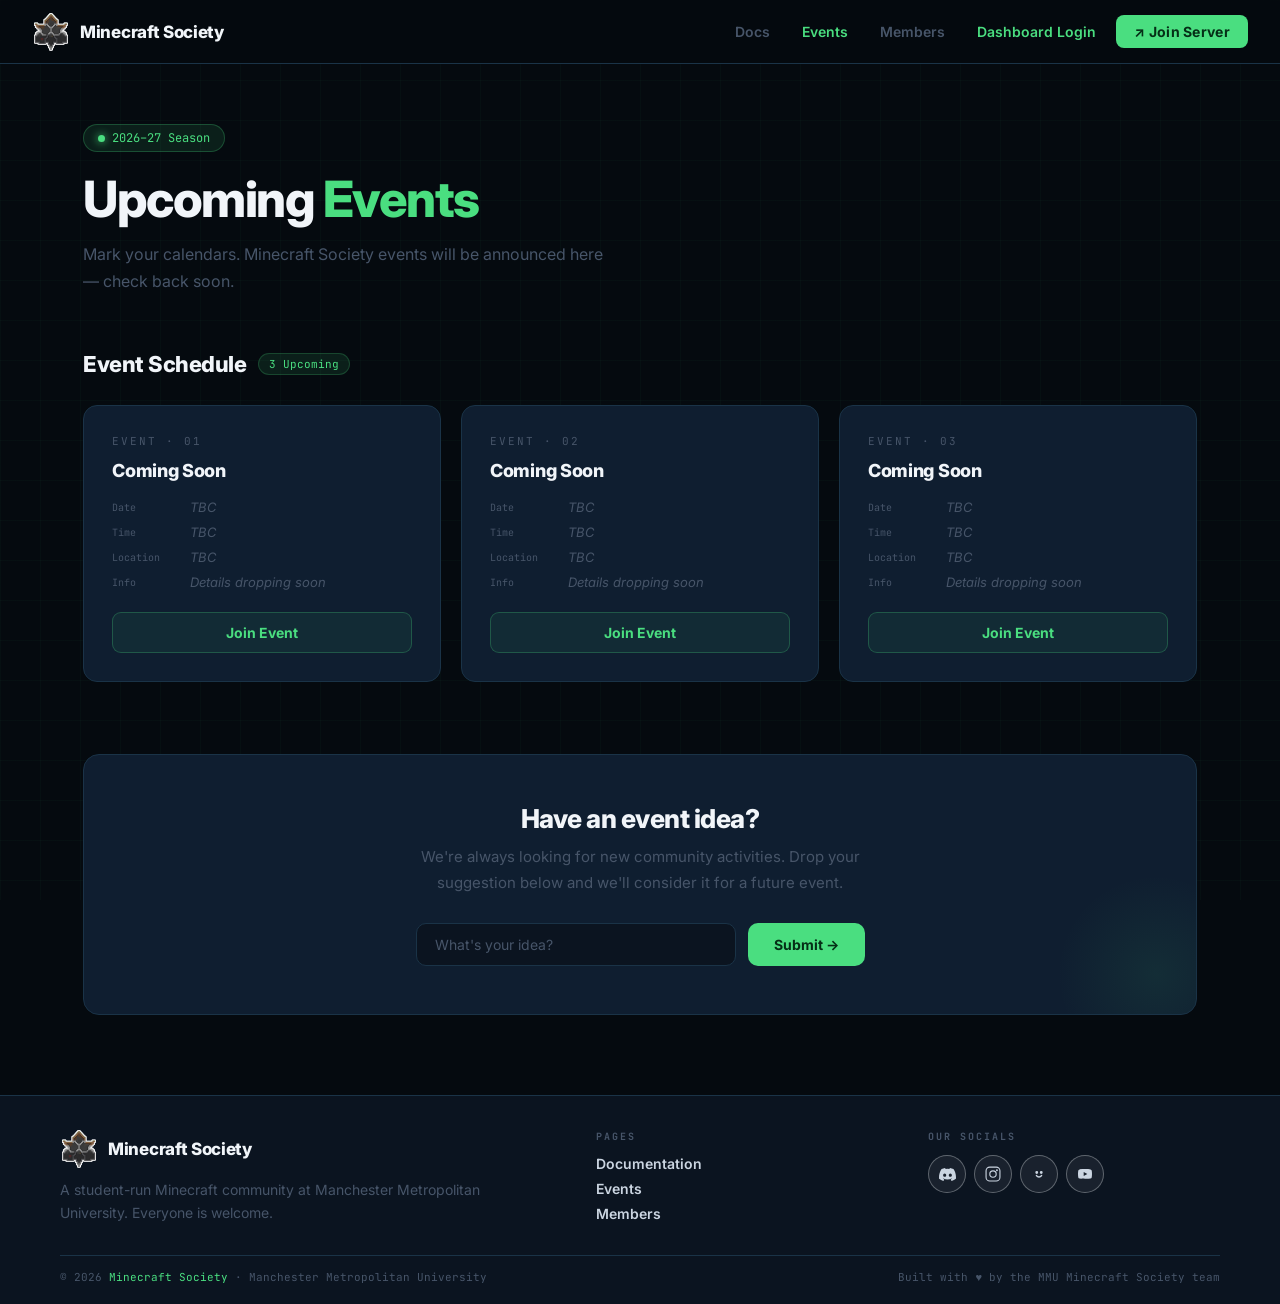
<file: events.html>
<!DOCTYPE html>
<html lang="en">
<head>
<meta charset="UTF-8">
<meta name="viewport" content="width=device-width, initial-scale=1.0">
<title>Events — Minecraft Society</title>

<!-- Open Graph -->
<meta property="og:title" content="Events — Minecraft Society">
<meta property="og:description" content="Upcoming events for the MMU Minecraft Society. Check back for the latest community activities.">
<meta property="og:type" content="website">
<meta property="og:url" content="https://mmuminecraftsociety.co.uk/events.html">
<meta name="theme-color" content="#4ade80">

<!-- Favicon -->
<link rel="icon" href="/media/Inner.png">

<link rel="preconnect" href="https://fonts.googleapis.com">
<link rel="preconnect" href="https://fonts.gstatic.com" crossorigin>
<link href="https://fonts.googleapis.com/css2?family=Inter:wght@400;600;800&family=JetBrains+Mono:wght@400;700&display=swap" rel="stylesheet">
<link rel="stylesheet" href="styles/shared.css">

<style>
/* MAIN */
main {
  width:min(1680px, calc(100vw - 64px));
  padding:calc(var(--header-h) + 60px) clamp(20px, 4vw, 60px) 80px;
  margin:0 auto; position:relative; z-index:1;
}

/* HERO */
.hero { margin-bottom:56px; animation:fadeUp .8s ease both; }

.hero-badge {
  display:inline-flex; align-items:center; gap:7px;
  background:rgba(74,222,128,.1); border:1px solid rgba(74,222,128,.25);
  border-radius:999px; padding:5px 14px;
  font-family:'JetBrains Mono', monospace; font-size:12px;
  color:var(--green); margin-bottom:20px;
}
.hero-badge::before {
  content:''; width:7px; height:7px; border-radius:50%;
  background:var(--green); box-shadow:0 0 8px var(--green);
  animation:pulse 2s infinite;
}

.hero h1 { font-size:clamp(30px,5vw,50px); font-weight:800; color:var(--white); letter-spacing:-1.5px; line-height:1.1; margin-bottom:14px; }
.hero h1 span { color:var(--green); }
.hero p { font-size:16px; color:var(--muted); max-width:520px; line-height:1.7; }

.section-title { display:flex; align-items:center; gap:12px; margin-bottom:28px; }
.section-title h2 { font-size:22px; font-weight:800; color:var(--white); letter-spacing:-.5px; }
.section-title .tag {
  font-family:'JetBrains Mono', monospace; font-size:11px;
  background:rgba(74,222,128,.1); color:var(--green);
  border:1px solid rgba(74,222,128,.2); padding:3px 10px; border-radius:999px;
}

/* GRID */
.grid { display:grid; grid-template-columns:repeat(auto-fill,minmax(280px,1fr)); gap:20px; margin-bottom:72px; }

.card {
  background:var(--card); border:1px solid var(--border); border-radius:14px;
  padding:28px; display:flex; flex-direction:column;
  position:relative; overflow:hidden;
  opacity:0; transform:translateY(24px);
  transition:border-color .25s, box-shadow .25s, transform .25s, opacity .55s ease;
}
.card.visible { opacity:1; transform:translateY(0); }

.card::before {
  content:''; position:absolute; top:0; left:0; right:0; height:3px;
  background:linear-gradient(90deg, var(--green), transparent);
  opacity:0; transition:opacity .3s;
}
.card:hover { border-color:rgba(74,222,128,.3); box-shadow:0 8px 40px rgba(74,222,128,.08); transform:translateY(-4px); }
.card:hover::before { opacity:1; }

.card-number { font-family:'JetBrains Mono', monospace; font-size:11px; color:var(--muted); letter-spacing:2px; text-transform:uppercase; margin-bottom:12px; }
.card h3 { font-size:18px; font-weight:800; color:var(--white); margin-bottom:18px; letter-spacing:-.3px; }

.card-meta { display:flex; flex-direction:column; gap:9px; margin-bottom:22px; flex-grow:1; }
.meta-row { display:flex; align-items:center; gap:10px; font-size:13px; }
.meta-label { font-family:'JetBrains Mono', monospace; font-size:10px; color:var(--muted); width:68px; flex-shrink:0; }
.meta-value { color:var(--text); font-weight:600; }
.tbc { color:var(--muted); font-style:italic; font-weight:400; }

.card-btn {
  width:100%; padding:11px; border-radius:9px;
  border:1px solid rgba(74,222,128,.25);
  background:rgba(74,222,128,.07); color:var(--green);
  font-family:'Inter', sans-serif; font-size:14px; font-weight:700;
  cursor:pointer; transition:background .2s, border-color .2s, transform .15s;
}
.card-btn:hover { background:rgba(74,222,128,.15); border-color:rgba(74,222,128,.5); transform:translateY(-1px); }

/* IDEA */
.idea-section { opacity:0; transform:translateY(24px); transition:opacity .55s ease, transform .55s ease; }
.idea-section.visible { opacity:1; transform:translateY(0); }

.idea-box {
  background:var(--card); border:1px solid var(--border); border-radius:16px;
  padding:48px 40px; text-align:center; position:relative; overflow:hidden;
}
.idea-box::after {
  content:''; position:absolute; bottom:-60px; right:-60px;
  width:200px; height:200px;
  background:radial-gradient(circle, rgba(74,222,128,.08), transparent 70%);
  pointer-events:none;
}

.idea-box h2 { font-size:26px; font-weight:800; color:var(--white); letter-spacing:-.5px; margin-bottom:10px; }
.idea-box p { color:var(--muted); font-size:15px; margin-bottom:28px; max-width:440px; margin-left:auto; margin-right:auto; line-height:1.7; }

.idea-form { display:flex; gap:12px; justify-content:center; flex-wrap:wrap; }

.idea-form input {
  padding:12px 18px; width:320px; border-radius:10px;
  border:1px solid var(--border); background:var(--surface);
  color:var(--white); font-family:'Inter', sans-serif; font-size:14px;
  outline:none; transition:border-color .2s;
}
.idea-form input::placeholder { color:var(--muted); }
.idea-form input:focus { border-color:rgba(74,222,128,.4); }

.idea-form button {
  padding:12px 26px; border-radius:10px; border:none;
  background:var(--green); color:#052e16;
  font-family:'Inter', sans-serif; font-size:14px; font-weight:700;
  cursor:pointer; transition:opacity .2s, transform .15s;
}
.idea-form button:hover { opacity:.88; transform:translateY(-1px); }

.submitted-msg { display:none; align-items:center; justify-content:center; gap:8px; color:var(--green); font-weight:700; font-size:15px; margin-top:16px; }


@keyframes fadeUp { from{opacity:0;transform:translateY(30px)} to{opacity:1;transform:translateY(0)} }
@keyframes pulse { 0%,100%{opacity:1} 50%{opacity:.4} }

::-webkit-scrollbar { width:6px; }
::-webkit-scrollbar-track { background:var(--bg); }
::-webkit-scrollbar-thumb { background:var(--border); border-radius:99px; }
::-webkit-scrollbar-thumb:hover { background:var(--muted); }

@media (max-width:640px) {
  main { width:100%; padding:calc(var(--header-h) + 40px) 24px 60px; }
  .idea-form input { width:100%; }
  .idea-box { padding:36px 24px; }
}
</style>
</head>
<body data-page="events">

<div id="site-header"></div>

<main>
  <div class="hero">
    <div class="hero-badge">2026–27 Season</div>
    <h1>Upcoming <span>Events</span></h1>
    <p>Mark your calendars. Minecraft Society events will be announced here — check back soon.</p>
  </div>

  <div class="section-title">
    <h2>Event Schedule</h2>
    <span class="tag">3 Upcoming</span>
  </div>

  <div class="grid">
    <div class="card">
      <div class="card-number">Event · 01</div>
      <h3>Coming Soon</h3>
      <div class="card-meta">
        <div class="meta-row"><span class="meta-label">Date</span><span class="meta-value tbc">TBC</span></div>
        <div class="meta-row"><span class="meta-label">Time</span><span class="meta-value tbc">TBC</span></div>
        <div class="meta-row"><span class="meta-label">Location</span><span class="meta-value tbc">TBC</span></div>
        <div class="meta-row"><span class="meta-label">Info</span><span class="meta-value tbc">Details dropping soon</span></div>
      </div>
      <button class="card-btn">Join Event</button>
    </div>

    <div class="card">
      <div class="card-number">Event · 02</div>
      <h3>Coming Soon</h3>
      <div class="card-meta">
        <div class="meta-row"><span class="meta-label">Date</span><span class="meta-value tbc">TBC</span></div>
        <div class="meta-row"><span class="meta-label">Time</span><span class="meta-value tbc">TBC</span></div>
        <div class="meta-row"><span class="meta-label">Location</span><span class="meta-value tbc">TBC</span></div>
        <div class="meta-row"><span class="meta-label">Info</span><span class="meta-value tbc">Details dropping soon</span></div>
      </div>
      <button class="card-btn">Join Event</button>
    </div>

    <div class="card">
      <div class="card-number">Event · 03</div>
      <h3>Coming Soon</h3>
      <div class="card-meta">
        <div class="meta-row"><span class="meta-label">Date</span><span class="meta-value tbc">TBC</span></div>
        <div class="meta-row"><span class="meta-label">Time</span><span class="meta-value tbc">TBC</span></div>
        <div class="meta-row"><span class="meta-label">Location</span><span class="meta-value tbc">TBC</span></div>
        <div class="meta-row"><span class="meta-label">Info</span><span class="meta-value tbc">Details dropping soon</span></div>
      </div>
      <button class="card-btn">Join Event</button>
    </div>
  </div>

  <div class="idea-section">
    <div class="idea-box">
      <h2>Have an event idea?</h2>
      <p>We're always looking for new community activities. Drop your suggestion below and we'll consider it for a future event.</p>
      <div class="idea-form">
        <input id="ideaInput" type="text" placeholder="What's your idea?">
        <button id="submitBtn" onclick="submitIdea()">Submit →</button>
      </div>
      <div class="submitted-msg" id="submittedMsg">✓ Thanks! Your idea has been submitted.</div>
    </div>
  </div>
</main>

<div id="site-footer"></div>

<script src="scripts/header-loader.js"></script>
<script src="scripts/footer-loader.js"></script>
<script>
  const revealEls = document.querySelectorAll('.card, .idea-section');
  const observer = new IntersectionObserver(entries => {
    entries.forEach((e, i) => {
      if (e.isIntersecting) {
        const delay = e.target.classList.contains('card') ? Array.from(revealEls).indexOf(e.target) * 80 : 0;
        setTimeout(() => e.target.classList.add('visible'), delay);
      }
    });
  }, { threshold: 0.08 });
  revealEls.forEach(el => observer.observe(el));

  function submitIdea() {
    const input = document.getElementById('ideaInput');
    const btn   = document.getElementById('submitBtn');
    const msg   = document.getElementById('submittedMsg');
    if (!input.value.trim()) {
      input.style.borderColor = 'rgba(248,113,113,.5)';
      input.focus();
      setTimeout(() => input.style.borderColor = '', 1500);
      return;
    }
    btn.disabled = true;
    input.style.display = 'none';
    btn.style.display = 'none';
    msg.style.display = 'flex';
  }
</script>
</body>
</html>
</file>
<file: styles/shared.css>
:root {
  --green: #4ade80;
  --bg: #050a0f;
  --surface: #0b1420;
  --card: #0f1e30;
  --border: #1a3347;
  --text: #cbd5e1;
  --muted: #475569;
  --white: #f1f5f9;
  --sidebar-w: 260px;
  --header-h: 64px;
}

*, *::before, *::after {
  margin: 0;
  padding: 0;
  box-sizing: border-box;
}

html {
  scroll-behavior: smooth;
}

body {
  background: var(--bg);
  color: var(--text);
  font-family: 'Inter', sans-serif;
  min-height: 100vh;
  display: flex;
  flex-direction: column;
  overflow-x: hidden;
}

body::before {
  content: '';
  position: fixed;
  inset: 0;
  background-image:
    linear-gradient(rgba(74, 222, 128, 0.03) 1px, transparent 1px),
    linear-gradient(90deg, rgba(74, 222, 128, 0.03) 1px, transparent 1px);
  background-size: 40px 40px;
  pointer-events: none;
  z-index: 0;
}

header {
  position: fixed;
  top: 0;
  left: 0;
  right: 0;
  height: var(--header-h);
  background: rgba(5, 10, 15, 0.85);
  backdrop-filter: blur(16px);
  border-bottom: 1px solid var(--border);
  display: flex;
  align-items: center;
  justify-content: space-between;
  padding: 0 32px;
  z-index: 200;
}

.logo {
  display: flex;
  align-items: center;
  gap: 10px;
  font-weight: 800;
  font-size: 17px;
  color: var(--white);
  letter-spacing: -0.3px;
  text-decoration: none;
}

.logo-icon {
  width: 38px;
  height: 38px;
  border-radius: 6px;
  display: block;
  object-fit: contain;
}

nav {
  display: flex;
  align-items: center;
  gap: 8px;
}

nav a {
  color: var(--muted);
  text-decoration: none;
  font-size: 14px;
  font-weight: 600;
  padding: 6px 12px;
  border-radius: 8px;
  transition: color 0.2s, background 0.2s;
}

nav a:hover {
  color: var(--white);
  background: rgba(255, 255, 255, 0.05);
}

nav a.active {
  color: var(--green);
}

.btn-join,
.btn-invite {
  background: var(--green) !important;
  color: #052e16 !important;
  padding: 8px 18px !important;
  border-radius: 8px;
  font-weight: 700;
  letter-spacing: 0.3px;
  transition: all 0.2s !important;
}

.btn-join:hover,
.btn-invite:hover {
  background: transparent !important;
  color: var(--green) !important;
  box-shadow: inset 0 0 0 2px var(--green);
}

.hamburger {
  display: none;
  flex-direction: column;
  justify-content: center;
  gap: 5px;
  background: none;
  border: none;
  cursor: pointer;
  padding: 6px;
  border-radius: 8px;
  transition: background 0.2s;
}

.hamburger:hover { background: rgba(255, 255, 255, 0.06); }

.hamburger span {
  display: block;
  width: 22px;
  height: 2px;
  background: var(--white);
  border-radius: 2px;
  transition: transform 0.3s, opacity 0.3s;
}

.hamburger.open span:nth-child(1) { transform: translateY(7px) rotate(45deg); }
.hamburger.open span:nth-child(2) { opacity: 0; }
.hamburger.open span:nth-child(3) { transform: translateY(-7px) rotate(-45deg); }

.sidebar-overlay {
  display: none;
  position: fixed;
  inset: 0;
  background: rgba(0, 0, 0, 0.6);
  z-index: 90;
  backdrop-filter: blur(2px);
}

.sidebar-overlay.open { display: block; }

.sidebar {
  position: fixed;
  top: var(--header-h);
  left: 0;
  width: var(--sidebar-w);
  height: calc(100vh - var(--header-h));
  background: var(--surface);
  border-right: 1px solid var(--border);
  padding: 32px 20px;
  overflow-y: auto;
  z-index: 100;
  transition: transform 0.3s ease;
}

.sidebar-section { margin-bottom: 28px; }

.sidebar-label {
  font-family: 'JetBrains Mono', monospace;
  font-size: 10px;
  letter-spacing: 2px;
  color: var(--muted);
  text-transform: uppercase;
  margin-bottom: 10px;
  padding-left: 12px;
}

.sidebar a,
.nav-tab {
  display: flex;
  align-items: center;
  gap: 10px;
  padding: 8px 12px;
  border-radius: 8px;
  color: var(--text);
  text-decoration: none;
  font-size: 14px;
  font-weight: 600;
  transition: all 0.2s;
}

.nav-tab {
  margin-bottom: 4px;
  cursor: pointer;
  border: none;
  background: transparent;
  width: 100%;
  text-align: left;
}

.sidebar a:hover,
.nav-tab:hover {
  background: rgba(74, 222, 128, 0.07);
  color: var(--green);
  padding-left: 16px;
}

.sidebar a.active,
.nav-tab.active {
  background: rgba(74, 222, 128, 0.12);
  color: var(--green);
}

.sidebar-dot {
  width: 6px;
  height: 6px;
  border-radius: 50%;
  background: var(--muted);
  flex-shrink: 0;
  transition: background 0.2s;
}

.sidebar a:hover .sidebar-dot,
.sidebar a.active .sidebar-dot,
.nav-tab:hover .sidebar-dot,
.nav-tab.active .sidebar-dot {
  background: var(--green);
  box-shadow: 0 0 6px var(--green);
}

main {
  position: relative;
  z-index: 1;
  flex: 1 0 auto;
}

.section-title {
  display: flex;
  align-items: center;
  gap: 12px;
  margin-bottom: 24px;
}

.section-title h2 {
  font-size: 22px;
  font-weight: 800;
  color: var(--white);
  letter-spacing: -0.5px;
}

.tag,
.section-title .tag,
.section-title .tag-auto {
  font-family: 'JetBrains Mono', monospace;
  font-size: 11px;
  border-radius: 999px;
  padding: 3px 10px;
}

.tag,
.section-title .tag {
  background: rgba(74, 222, 128, 0.1);
  color: var(--green);
  border: 1px solid rgba(74, 222, 128, 0.2);
}

.section-title .tag-auto {
  background: rgba(147, 197, 253, 0.08);
  color: #93c5fd;
  border: 1px solid rgba(147, 197, 253, 0.2);
}

.command-box {
  background: var(--card);
  border: 1px solid var(--border);
  border-radius: 14px;
  padding: 28px 32px;
  margin-bottom: 16px;
  transition: border-color 0.25s, box-shadow 0.25s, transform 0.25s;
  position: relative;
  overflow: hidden;
}

.command-box::before {
  content: '';
  position: absolute;
  top: 0;
  left: 0;
  width: 3px;
  height: 100%;
  background: var(--green);
  opacity: 0;
  transition: opacity 0.25s;
}

.command-box:hover {
  border-color: rgba(74, 222, 128, 0.3);
  box-shadow: 0 8px 40px rgba(74, 222, 128, 0.07);
  transform: translateY(-3px);
}

.command-box:hover::before { opacity: 1; }

.pill {
  display: inline-flex;
  align-items: center;
  gap: 5px;
  background: rgba(251, 191, 36, 0.08);
  border: 1px solid rgba(251, 191, 36, 0.2);
  color: #fbbf24;
  border-radius: 999px;
  padding: 3px 10px;
  font-size: 12px;
  font-family: 'JetBrains Mono', monospace;
}

footer {
  border-top: 1px solid var(--border);
  background: var(--surface);
  position: relative;
  z-index: 1;
}

.footer-inner { padding: 34px 60px 20px; }

.footer-top {
  display: grid;
  grid-template-columns: 1.7fr 1fr 1fr;
  gap: 40px;
  margin-bottom: 18px;
}

.footer-brand .logo { margin-bottom: 10px; }

.footer-brand p {
  font-size: 14px;
  color: var(--muted);
  line-height: 1.65;
  max-width: 460px;
  margin-bottom: 12px;
}

.social-list {
  display: flex;
  align-items: center;
  gap: 8px;
  flex-wrap: wrap;
}

.social-icon {
  width: 38px;
  height: 38px;
  position: relative;
  border-radius: 50%;
  border: 1px solid rgba(241, 245, 249, 0.32);
  background: rgba(241, 245, 249, 0.06);
  color: var(--white);
  display: inline-flex;
  align-items: center;
  justify-content: center;
  line-height: 0;
  padding: 0;
  text-decoration: none;
  transition: background 0.2s, border-color 0.2s, transform 0.2s;
}

.social-icon svg {
  position: absolute;
  inset: 0;
  margin: auto;
  width: 18px;
  height: 18px;
  display: block;
  flex-shrink: 0;
}

.social-icon.discord svg {
  width: 17px;
  height: 17px;
}

.social-icon.youtube svg {
  width: 20px;
  height: 14px;
}

.social-icon:hover {
  background: rgba(241, 245, 249, 0.14);
  border-color: rgba(241, 245, 249, 0.62);
  transform: translateY(-1px);
}

.footer-col h4 {
  font-family: 'JetBrains Mono', monospace;
  font-size: 10px;
  letter-spacing: 2px;
  text-transform: uppercase;
  color: var(--muted);
  margin-bottom: 12px;
}

.footer-col a {
  display: block;
  color: var(--text);
  text-decoration: none;
  font-size: 14px;
  font-weight: 600;
  margin-bottom: 8px;
  transition: color 0.2s;
}

.footer-col a:hover { color: var(--green); }

.footer-bottom {
  border-top: 1px solid var(--border);
  padding-top: 14px;
  display: flex;
  align-items: center;
  justify-content: space-between;
  flex-wrap: wrap;
  gap: 10px;
}

.footer-bottom p {
  font-family: 'JetBrains Mono', monospace;
  font-size: 11px;
  color: var(--muted);
}

.footer-bottom span { color: var(--green); }

::-webkit-scrollbar { width: 6px; }
::-webkit-scrollbar-track { background: var(--bg); }
::-webkit-scrollbar-thumb { background: var(--border); border-radius: 99px; }
::-webkit-scrollbar-thumb:hover { background: var(--muted); }

@media (max-width: 768px) {
  .sidebar {
    transform: translateX(-100%);
    display: flex;
    flex-direction: column;
  }

  .sidebar.open {
    transform: translateX(0);
    box-shadow: 4px 0 40px rgba(0, 0, 0, 0.5);
  }

  .hamburger { display: flex; }
  nav a:not(.btn-invite):not(.btn-join) { display: none; }

  main {
    margin-left: 0;
    padding: calc(var(--header-h) + 40px) 24px 60px;
  }

  footer { margin-left: 0; }
  .footer-inner { padding: 24px 24px 16px; }
  .footer-top { grid-template-columns: 1fr; gap: 18px; }
}
</file>
